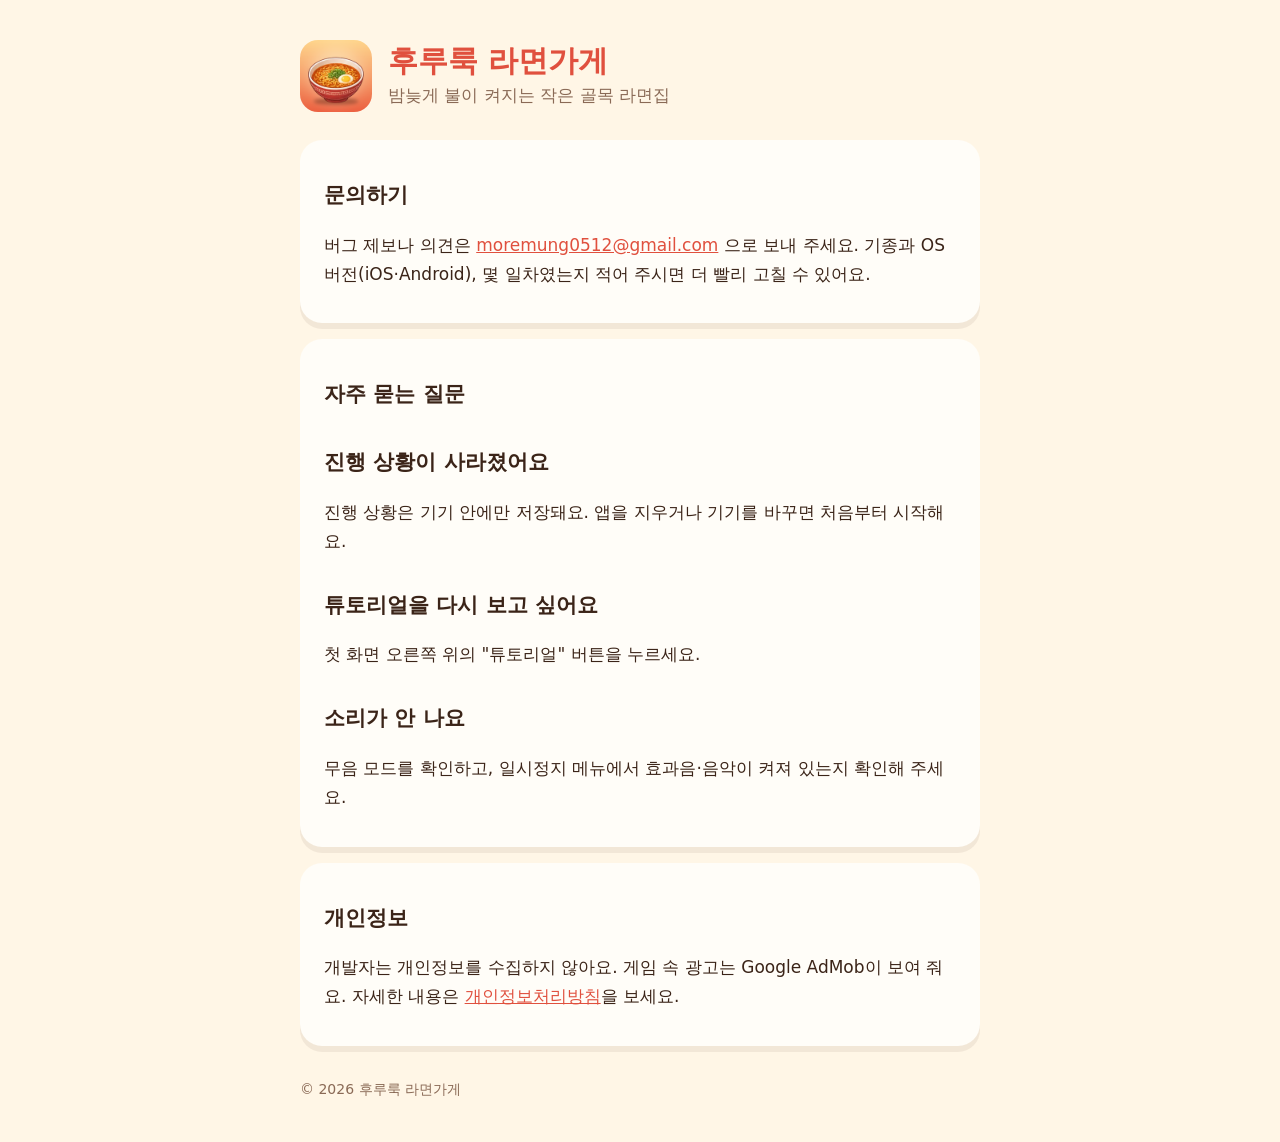
<file: index.html>
<!doctype html>
<html lang="ko">
<head>
<meta charset="utf-8">
<meta name="viewport" content="width=device-width, initial-scale=1, viewport-fit=cover">
<title>후루룩 라면가게 지원</title>
<link rel="stylesheet" href="style.css">
</head>
<body>
<main>
  <header>
    <img src="icon.png" alt="">
    <div><h1>후루룩 라면가게</h1><p class="sub">밤늦게 불이 켜지는 작은 골목 라면집</p></div>
  </header>

  <section>
    <h2>문의하기</h2>
    <p>버그 제보나 의견은 <a href="mailto:moremung0512@gmail.com">moremung0512@gmail.com</a> 으로 보내 주세요. 기종과 OS 버전(iOS·Android), 몇 일차였는지 적어 주시면 더 빨리 고칠 수 있어요.</p>
  </section>

  <section>
    <h2>자주 묻는 질문</h2>
    <h2>진행 상황이 사라졌어요</h2>
    <p>진행 상황은 기기 안에만 저장돼요. 앱을 지우거나 기기를 바꾸면 처음부터 시작해요.</p>
    <h2>튜토리얼을 다시 보고 싶어요</h2>
    <p>첫 화면 오른쪽 위의 "튜토리얼" 버튼을 누르세요.</p>
    <h2>소리가 안 나요</h2>
    <p>무음 모드를 확인하고, 일시정지 메뉴에서 효과음·음악이 켜져 있는지 확인해 주세요.</p>
  </section>

  <section>
    <h2>개인정보</h2>
    <p>개발자는 개인정보를 수집하지 않아요. 게임 속 광고는 Google AdMob이 보여 줘요. 자세한 내용은 <a href="privacy.html">개인정보처리방침</a>을 보세요.</p>
  </section>

  <footer>© 2026 후루룩 라면가게</footer>
</main>
</body>
</html>
</file>
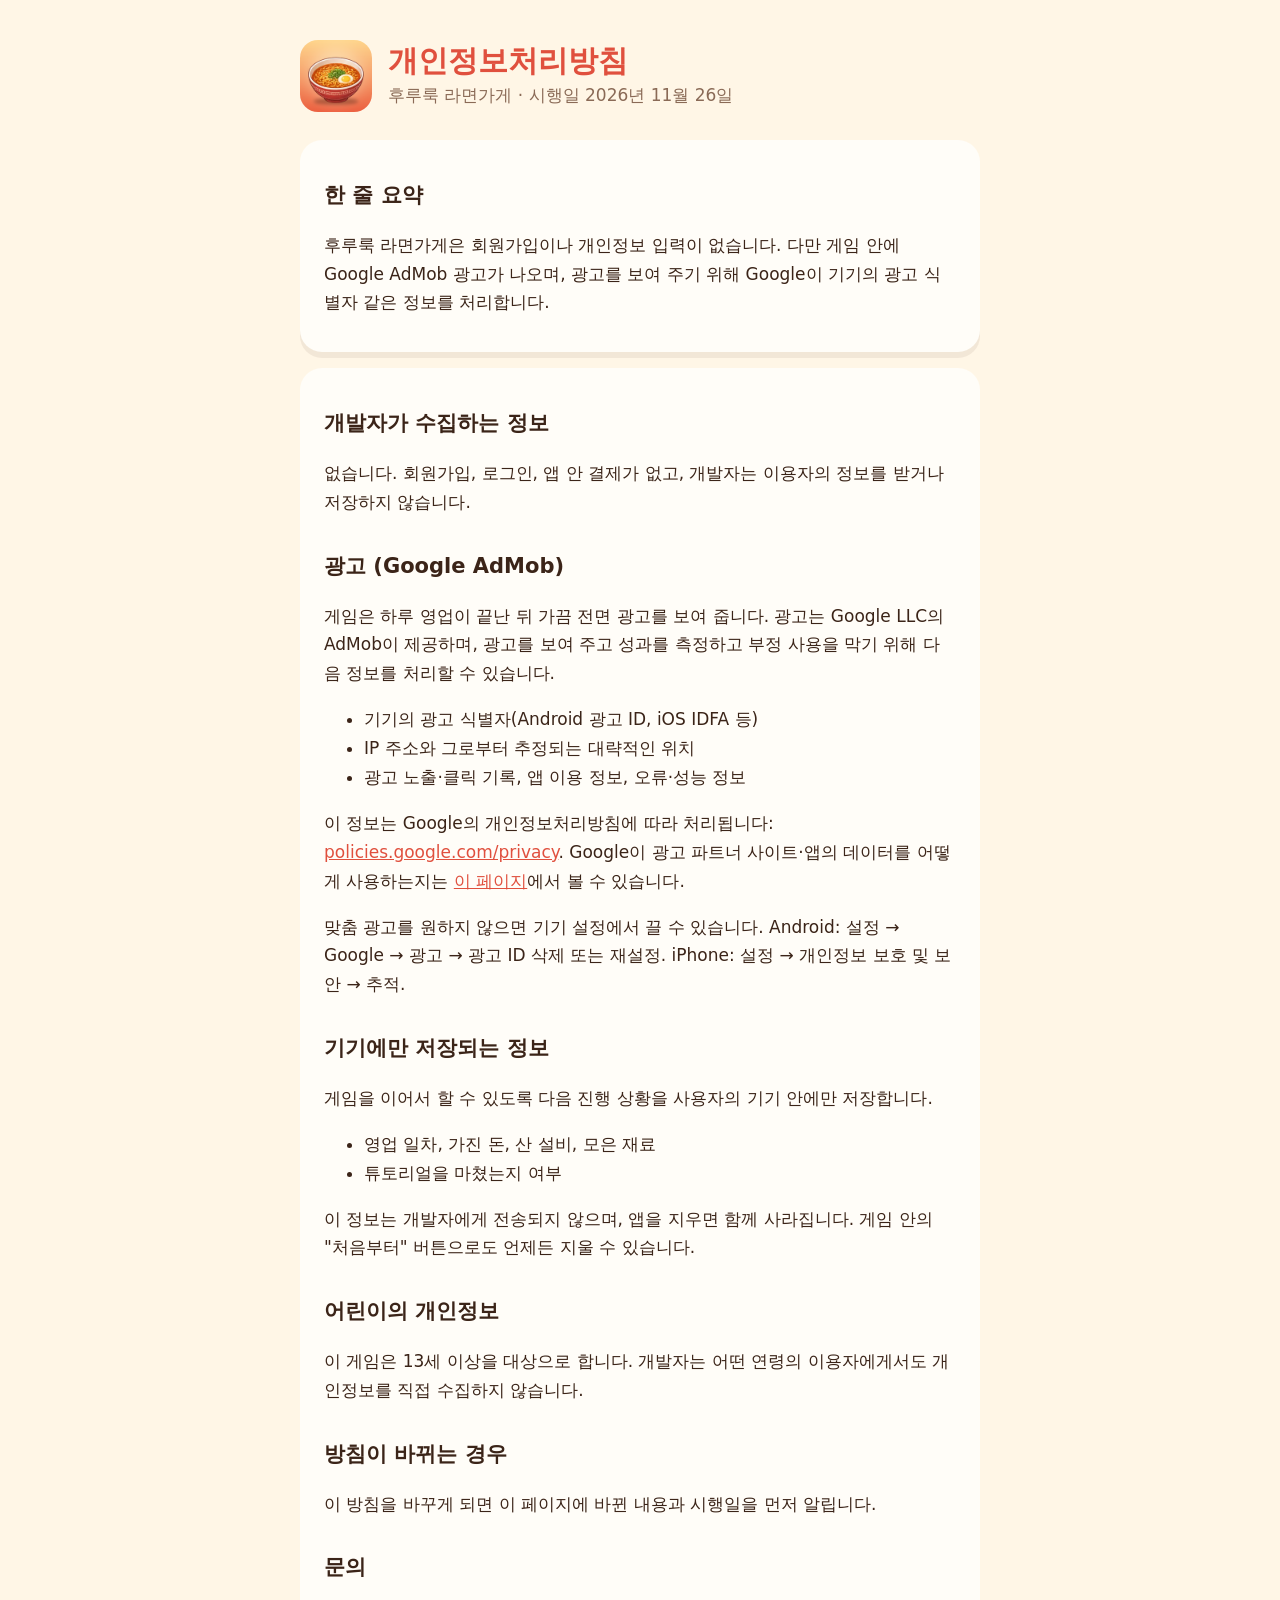
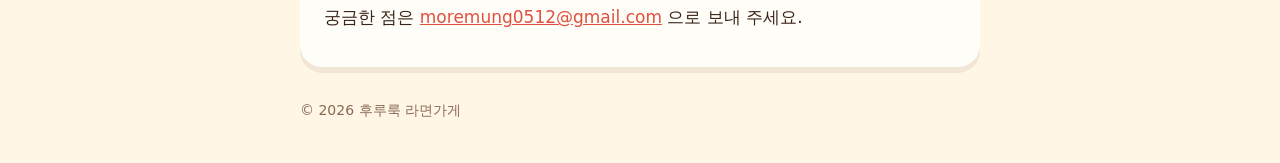
<file: privacy.html>
<!doctype html>
<html lang="ko">
<head>
<meta charset="utf-8">
<meta name="viewport" content="width=device-width, initial-scale=1, viewport-fit=cover">
<title>후루룩 라면가게 개인정보처리방침</title>
<link rel="stylesheet" href="style.css">
</head>
<body>
<main>
  <header>
    <img src="icon.png" alt="">
    <div><h1>개인정보처리방침</h1><p class="sub">후루룩 라면가게 · 시행일 2026년 11월 26일</p></div>
  </header>

  <section>
    <h2>한 줄 요약</h2>
    <p>후루룩 라면가게은 회원가입이나 개인정보 입력이 없습니다. 다만 게임 안에 Google AdMob 광고가 나오며, 광고를 보여 주기 위해 Google이 기기의 광고 식별자 같은 정보를 처리합니다.</p>
  </section>

  <section>
    <h2>개발자가 수집하는 정보</h2>
    <p>없습니다. 회원가입, 로그인, 앱 안 결제가 없고, 개발자는 이용자의 정보를 받거나 저장하지 않습니다.</p>

    <h2>광고 (Google AdMob)</h2>
    <p>게임은 하루 영업이 끝난 뒤 가끔 전면 광고를 보여 줍니다. 광고는 Google LLC의 AdMob이 제공하며, 광고를 보여 주고 성과를 측정하고 부정 사용을 막기 위해 다음 정보를 처리할 수 있습니다.</p>
    <ul>
      <li>기기의 광고 식별자(Android 광고 ID, iOS IDFA 등)</li>
      <li>IP 주소와 그로부터 추정되는 대략적인 위치</li>
      <li>광고 노출·클릭 기록, 앱 이용 정보, 오류·성능 정보</li>
    </ul>
    <p>이 정보는 Google의 개인정보처리방침에 따라 처리됩니다: <a href="https://policies.google.com/privacy">policies.google.com/privacy</a>. Google이 광고 파트너 사이트·앱의 데이터를 어떻게 사용하는지는 <a href="https://policies.google.com/technologies/partner-sites">이 페이지</a>에서 볼 수 있습니다.</p>
    <p>맞춤 광고를 원하지 않으면 기기 설정에서 끌 수 있습니다. Android: 설정 → Google → 광고 → 광고 ID 삭제 또는 재설정. iPhone: 설정 → 개인정보 보호 및 보안 → 추적.</p>

    <h2>기기에만 저장되는 정보</h2>
    <p>게임을 이어서 할 수 있도록 다음 진행 상황을 사용자의 기기 안에만 저장합니다.</p>
    <ul>
      <li>영업 일차, 가진 돈, 산 설비, 모은 재료</li>
      <li>튜토리얼을 마쳤는지 여부</li>
    </ul>
    <p>이 정보는 개발자에게 전송되지 않으며, 앱을 지우면 함께 사라집니다. 게임 안의 "처음부터" 버튼으로도 언제든 지울 수 있습니다.</p>

    <h2>어린이의 개인정보</h2>
    <p>이 게임은 13세 이상을 대상으로 합니다. 개발자는 어떤 연령의 이용자에게서도 개인정보를 직접 수집하지 않습니다.</p>

    <h2>방침이 바뀌는 경우</h2>
    <p>이 방침을 바꾸게 되면 이 페이지에 바뀐 내용과 시행일을 먼저 알립니다.</p>

    <h2>문의</h2>
    <p>궁금한 점은 <a href="mailto:moremung0512@gmail.com">moremung0512@gmail.com</a> 으로 보내 주세요.</p>
  </section>

  <footer>© 2026 후루룩 라면가게</footer>
</main>
</body>
</html>
</file>
<file: style.css>
:root{--bg:#fff6e6;--card:#fffdf8;--ink:#3b2418;--soft:#8a6a56;--red:#e0503e;--gold:#f5b33e}
@media (prefers-color-scheme:dark){:root{--bg:#1c1426;--card:#2a2030;--ink:#f6e8d8;--soft:#c9b29e;--red:#ff8a78}}
*{box-sizing:border-box}
body{margin:0;background:var(--bg);color:var(--ink);font:17px/1.7 "Jua","Apple SD Gothic Neo","Noto Sans KR",system-ui,sans-serif}
main{max-width:720px;margin:0 auto;padding:40px max(20px,env(safe-area-inset-left))}
header{display:flex;align-items:center;gap:16px;margin-bottom:28px}
header img{width:72px;height:72px;border-radius:18px}
h1{font-size:30px;margin:0;color:var(--red);line-height:1.2}
h2{font-size:21px;margin:32px 0 8px}
p,li{color:var(--ink)}
.sub{color:var(--soft);margin:2px 0 0}
section{background:var(--card);border-radius:22px;padding:6px 24px 18px;margin:16px 0;box-shadow:0 6px 0 rgba(88,58,40,.08)}
a{color:var(--red)}
footer{color:var(--soft);font-size:14px;margin-top:32px}
</file>
